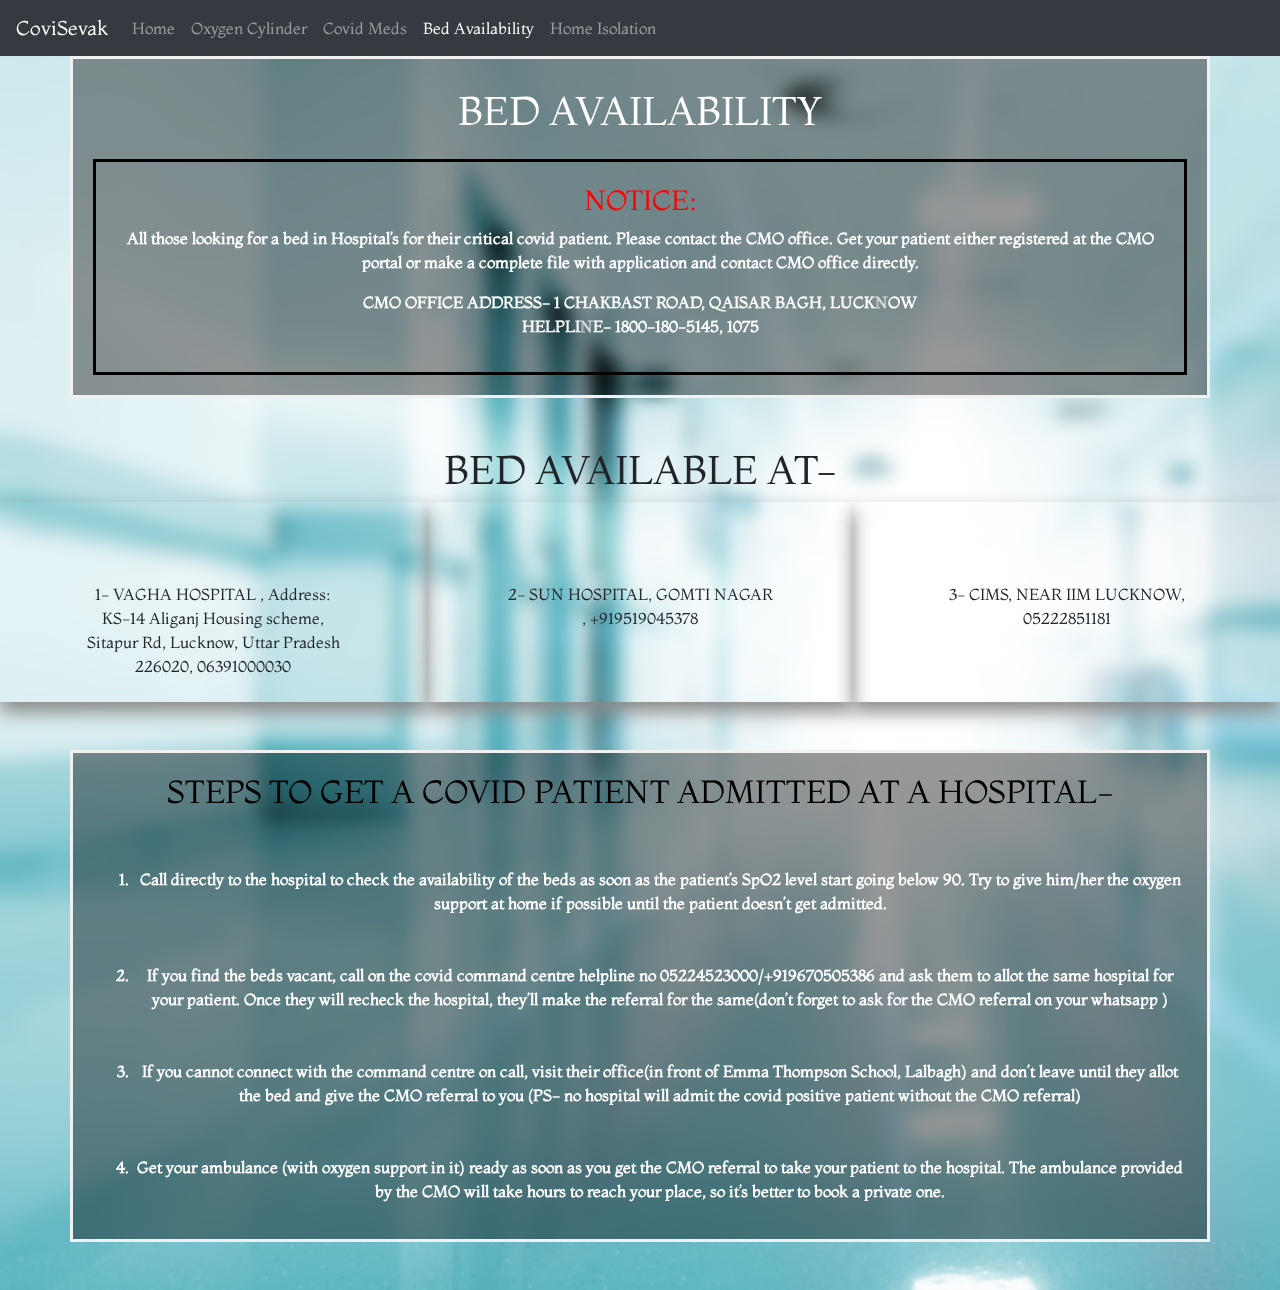
<file: bedavailability.html>
<!DOCTYPE html>
<html lang="en">
<head>
    <meta charset="UTF-8">
    <meta http-equiv="X-UA-Compatible" content="IE=edge">
    <meta name="viewport" content="width=device-width, initial-scale=1.0">
    <title>BED AVAILABILITY</title>
    <link rel="stylesheet" href="https://cdnjs.cloudflare.com/ajax/libs/font-awesome/5.14.0/css/all.min.css" integrity="sha512-1PKOgIY59xJ8Co8+NE6FZ+LOAZKjy+KY8iq0G4B3CyeY6wYHN3yt9PW0XpSriVlkMXe40PTKnXrLnZ9+fkDaog==" crossorigin="anonymous" />
    <link rel="stylesheet" href="bootstrap.css">
    <link rel="stylesheet" href="style1.css">
      <link href="assets/img/favicon.png" rel="icon">
  <link href="assets/img/apple-touch-icon.png" rel="apple-touch-icon">
</head>
<body>
    <nav class="navbar navbar-expand-lg navbar-dark bg-dark">
  <a class="navbar-brand" href="#">CoviSevak</a>
  <button class="navbar-toggler" type="button" data-toggle="collapse" data-target="#navbarSupportedContent" aria-controls="navbarSupportedContent" aria-expanded="false" aria-label="Toggle navigation">
    <span class="navbar-toggler-icon"></span>
  </button>

  <div class="collapse navbar-collapse" id="navbarSupportedContent">
    <ul class="navbar-nav mr-auto">
      <li class="nav-item">
        <a class="nav-link" href="https://covisevak.000webhostapp.com/#counts">Home <span class="sr-only">(current)</span></a>
      </li>
      <li class="nav-item">
        <a class="nav-link" href="https://covisevak.000webhostapp.com/Oxygen%20cylinder.html#">Oxygen Cylinder</a>
      </li>
            <li class="nav-item">
        <a class="nav-link" href="https://covisevak.000webhostapp.com/COVIDMED.html">Covid Meds</a>
      </li>
                  <li class="nav-item">
        <a class="nav-link active" href="https://covisevak.000webhostapp.com/bedavailability.html">Bed Availability</a>
      </li>
                        <li class="nav-item">
        <a class="nav-link" href="https://covisevak.000webhostapp.com/HomeIsolation.html">Home Isolation</a>
      </li>
    </ul>
  </div>
</nav>
    <div class="container">
        <h1 class="mt-2 mb-4">BED AVAILABILITY</h1>
        <div class="box">
        <h3 class="mt-1">NOTICE:</h3>
        <p>All those looking for a bed in Hospital’s for their critical covid patient. Please contact the CMO office. Get your patient either registered at the CMO portal or make a complete file with application and contact CMO office directly.</p>
        <p><span class="dark">CMO OFFICE ADDRESS-</span> 1 CHAKBAST ROAD, QAISAR BAGH, LUCKNOW<br>
            <span class="dark">HELPLINE- </span>1800-180-5145, 1075</p> 
    </div>
    </div>
    <h1 class="mt-5">BED AVAILABLE AT-</h1>
    <div class="parent">
    <div class="bed">
        <p>1-     VAGHA HOSPITAL , Address: KS-14 Aliganj Housing scheme, Sitapur Rd, Lucknow, Uttar Pradesh 226020,  06391000030</p>
    </div>
    <div class="bed">
        <p>2-     SUN HOSPITAL, GOMTI NAGAR , +919519045378</p>
    </div>
    <div class="bed">
        <p>3-     CIMS, NEAR IIM LUCKNOW, 05222851181</p>
    </div>
</div>
<div class="container1 mt-5 container mb-5">
    <h2 style="color:black";>STEPS TO GET A COVID PATIENT ADMITTED AT A HOSPITAL-</h2>
    <br><br>
    <ol>
        <li> Call directly to the hospital to check the availability of the beds as soon as the patient’s SpO2 level start going below 90. Try to give him/her the oxygen support at home if possible until the patient doesn’t get admitted.</li><br><br>
    <li> If you find the beds vacant, call on the covid command centre helpline no 05224523000/+919670505386 and ask them to allot the same hospital for your patient. Once they will recheck the hospital, they’ll make the referral for the same(don’t forget to ask for the CMO referral on your whatsapp )</li><br><br>
    <li>  If you cannot connect with the command centre on call, visit their office(in front of Emma Thompson School, Lalbagh) and don’t leave until they allot the bed and give the CMO referral to you (PS- no hospital will admit the covid positive patient without the CMO referral)</li><br><br>
    <li> Get your ambulance (with oxygen support in it) ready as soon as you get the CMO referral to take your patient to the hospital. The ambulance provided by the CMO will take hours to reach your place, so it’s better to book a private one.</li>

</ol>
    </div>
</body>
</html>
</file>
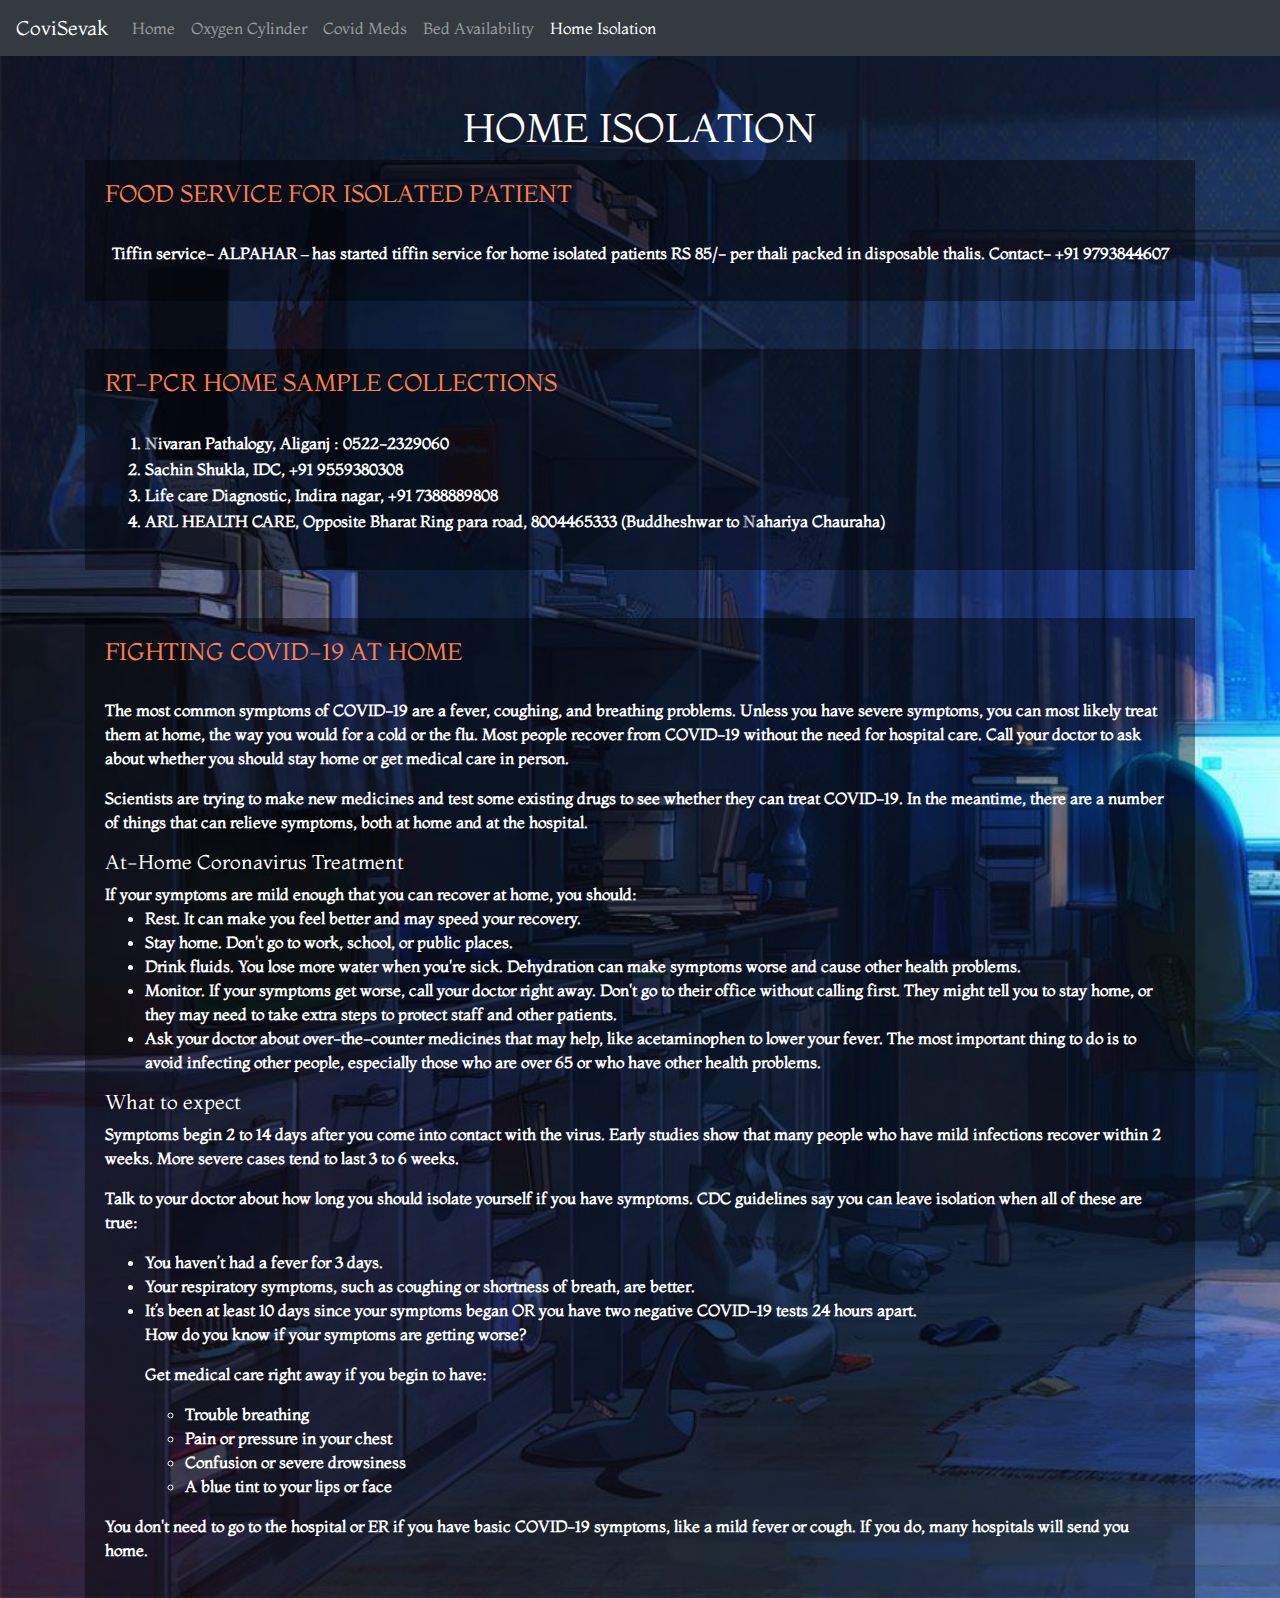
<file: HomeIsolation.html>
<!DOCTYPE html>
<html lang="en">
<head>
    <meta charset="UTF-8">
    <meta http-equiv="X-UA-Compatible" content="IE=edge">
    <meta name="viewport" content="width=device-width, initial-scale=1.0">
    <title>Home Isolation</title>
    <link rel="stylesheet" href="https://cdnjs.cloudflare.com/ajax/libs/font-awesome/5.14.0/css/all.min.css" integrity="sha512-1PKOgIY59xJ8Co8+NE6FZ+LOAZKjy+KY8iq0G4B3CyeY6wYHN3yt9PW0XpSriVlkMXe40PTKnXrLnZ9+fkDaog==" crossorigin="anonymous" />
    <link rel="stylesheet" href="bootstrap.css">
    <link rel="stylesheet" href="style2.css">
      <link href="assets/img/favicon.png" rel="icon">
  <link href="assets/img/apple-touch-icon.png" rel="apple-touch-icon">
</head>
<body>
    <nav class="navbar navbar-expand-lg navbar-dark bg-dark">
  <a class="navbar-brand" href="#">CoviSevak</a>
  <button class="navbar-toggler" type="button" data-toggle="collapse" data-target="#navbarSupportedContent" aria-controls="navbarSupportedContent" aria-expanded="false" aria-label="Toggle navigation">
    <span class="navbar-toggler-icon"></span>
  </button>

  <div class="collapse navbar-collapse" id="navbarSupportedContent">
    <ul class="navbar-nav mr-auto">
      <li class="nav-item">
        <a class="nav-link" href="https://covisevak.000webhostapp.com/#counts">Home <span class="sr-only">(current)</span></a>
      </li>
      <li class="nav-item">
        <a class="nav-link" href="https://covisevak.000webhostapp.com/Oxygen%20cylinder.html#">Oxygen Cylinder</a>
      </li>
            <li class="nav-item">
        <a class="nav-link" href="https://covisevak.000webhostapp.com/COVIDMED.html">Covid Meds</a>
      </li>
                  <li class="nav-item">
        <a class="nav-link" href="https://covisevak.000webhostapp.com/bedavailability.html">Bed Availability</a>
      </li>
                        <li class="nav-item">
        <a class="nav-link active" href="https://covisevak.000webhostapp.com/HomeIsolation.html">Home Isolation</a>
      </li>
    </ul>
  </div>
</nav>
    <div class="container mt-5">
        <h1>HOME ISOLATION</h1>
        <div class="container1">
        <h4 style="color:coral;text-align: left;">FOOD SERVICE FOR ISOLATED PATIENT</h4><br>
        <p>Tiffin service- ALPAHAR – has started tiffin service for home isolated patients RS 85/- per thali packed in disposable thalis. Contact- +91 9793844607</p> 
        </div>
        <div class="container1 mt-5">
            <h4 style="color:coral;text-align: left;">RT-PCR HOME SAMPLE COLLECTIONS</h4><br>
            <ol style="text-align:left;" class="gap">
                <li>Nivaran Pathalogy, Aliganj : 0522-2329060</li>
                <li>Sachin Shukla, IDC, +91 9559380308</li>
                <li>Life care Diagnostic, Indira nagar, +91 7388889808</li>
                <li>ARL HEALTH CARE, Opposite Bharat Ring para road, 8004465333 (Buddheshwar to Nahariya Chauraha)</li>
            </ol>
            </div>
            <div class="container1 mt-5 text-left">
                <h4 style="color:coral;text-align: left;">FIGHTING COVID-19 AT HOME</h4><br>
                <p>The most common symptoms of COVID-19 are a fever, coughing, and breathing problems. Unless you have severe symptoms, you can most likely treat them at home, the way you would for a cold or the flu. Most people recover from COVID-19 without the need for hospital care. Call your doctor to ask about whether you should stay home or get medical care in person.</p>
                <p>Scientists are trying to make new medicines and test some existing drugs to see whether they can treat COVID-19. In the meantime, there are a number of things that can relieve symptoms, both at home and at the hospital.</p>
                <h5>At-Home Coronavirus Treatment</h5>
                <div>If your symptoms are mild enough that you can recover at home, you should:</div>
                <ul>
                    <li>Rest. It can make you feel better and may speed your recovery.</li>
                    <li>Stay home. Don't go to work, school, or public places.</li>
                    <li>Drink fluids. You lose more water when you're sick. Dehydration can make symptoms worse and cause other health problems.</li>
                    <li>Monitor. If your symptoms get worse, call your doctor right away. Don't go to their office without calling first. They might tell you to stay home, or they may need to take extra steps to protect staff and other patients.</li>
                    <li>Ask your doctor about over-the-counter medicines that may help, like acetaminophen to lower your fever.
                        The most important thing to do is to avoid infecting other people, especially those who are over 65 or who have other health problems.</li>
                </ul>
                <h5>What to expect</h5>
                <p>Symptoms begin 2 to 14 days after you come into contact with the virus. Early studies show that many people who have mild infections recover within 2 weeks. More severe cases tend to last 3 to 6 weeks.</p>
                <p>Talk to your doctor about how long you should isolate yourself if you have symptoms. CDC guidelines say you can leave isolation when all of these are true:</p>
                <ul>
                    <li>You haven’t had a fever for 3 days.</li>
                    <li>Your respiratory symptoms, such as coughing or shortness of breath, are better.</li>
                    <li>It’s been at least 10 days since your symptoms began OR you have two negative COVID-19 tests 24 hours apart.</li>
                    <p>How do you know if your symptoms are getting worse?</p>
                    <p>Get medical care right away if you begin to have:</p>
                    <ul>
                        <li>Trouble breathing</li>
                        <li>Pain or pressure in your chest</li>
                        <li>Confusion or severe drowsiness</li>
                        <li>A blue tint to your lips or face</li>
                    </ul>
                </ul>
                <p>You don't need to go to the hospital or ER if you have basic COVID-19 symptoms, like a mild fever or cough. If you do, many hospitals will send you home.</p>
                </div>
    </div>
    
</body>
</html>
</file>
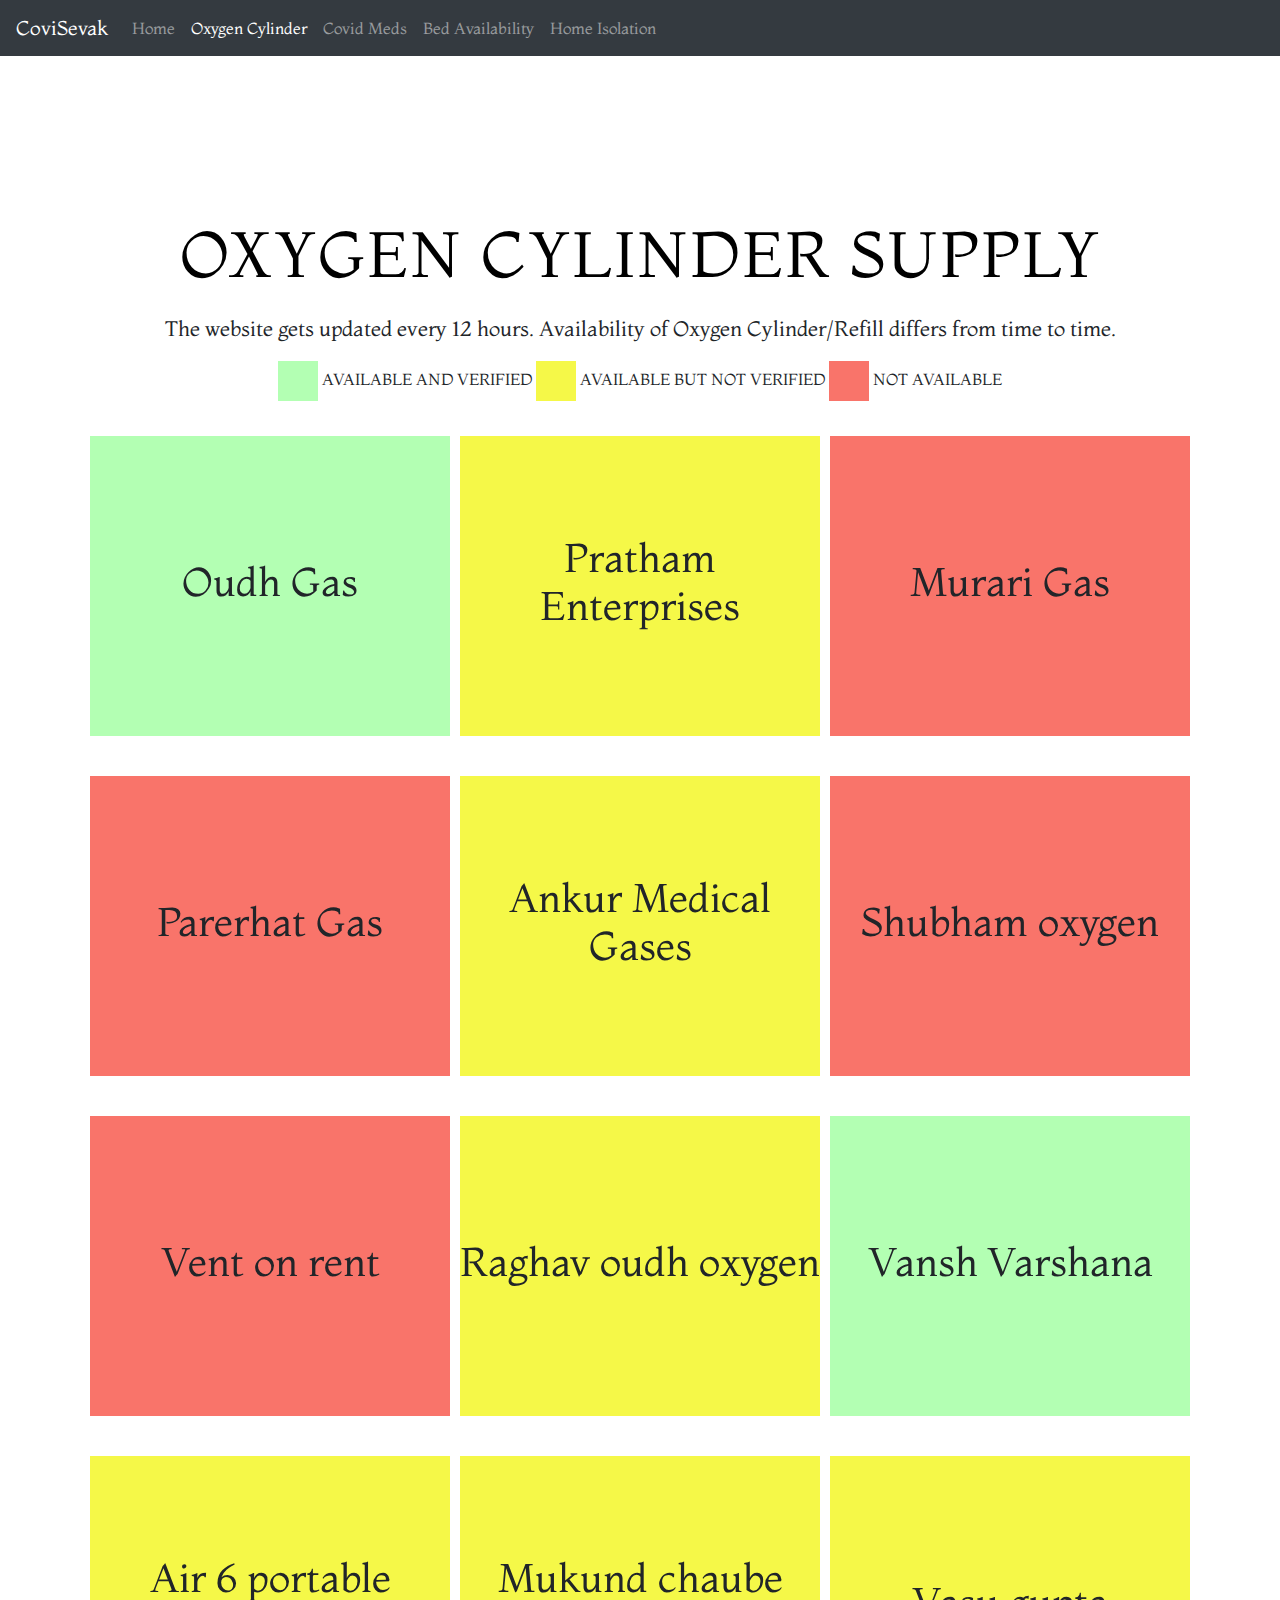
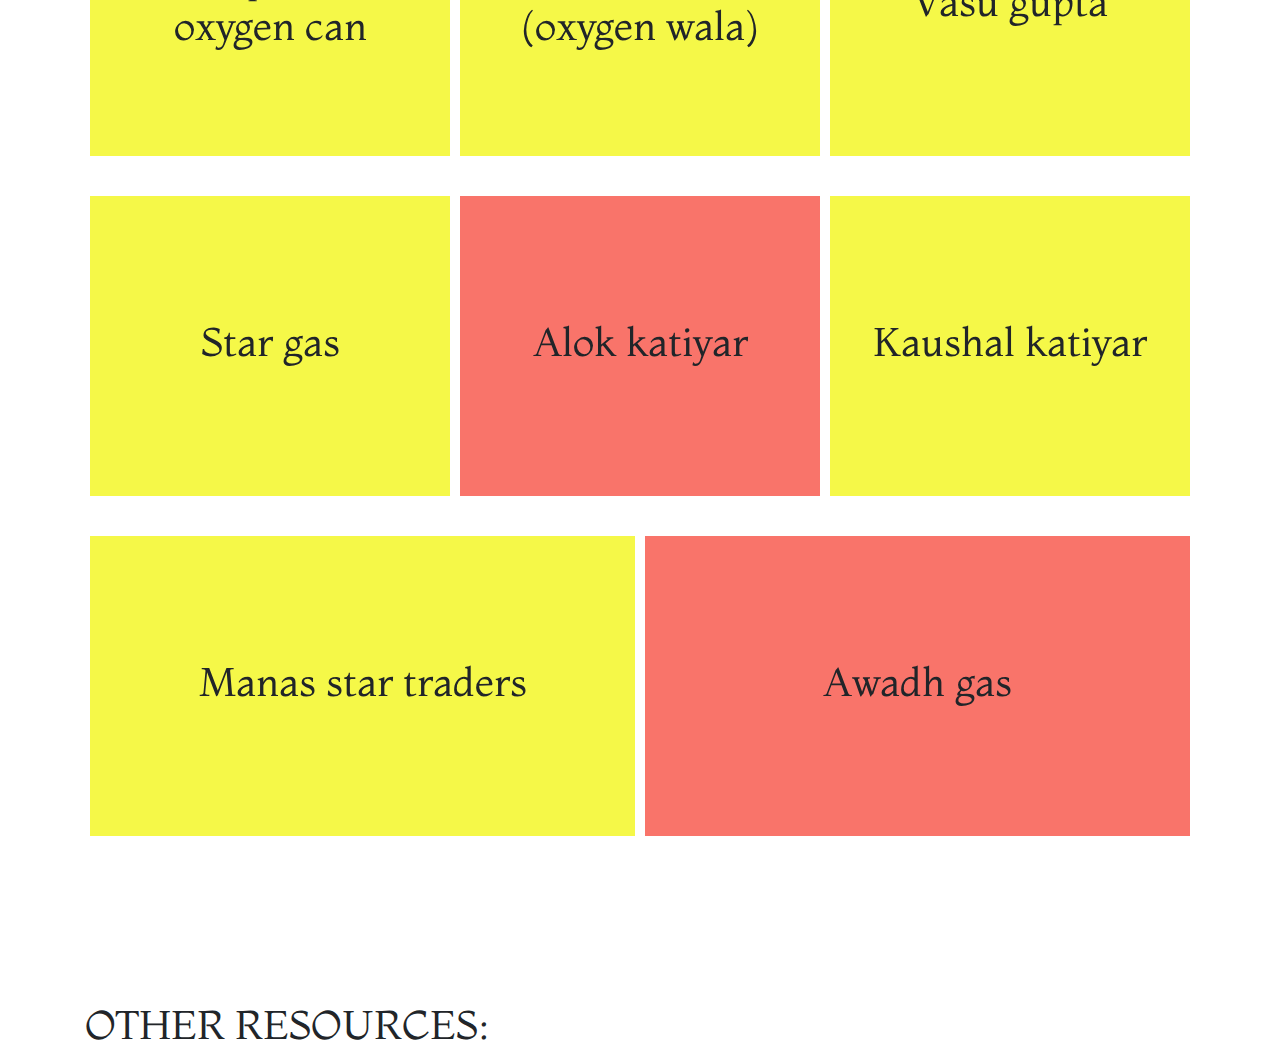
<file: Oxygen cylinder.html>
<!DOCTYPE html>
<html lang="en">
<head>
  <meta charset="UTF-8">
  <meta http-equiv="X-UA-Compatible" content="IE=edge">
  <meta name="viewport" content="width=device-width, initial-scale=1.0">
  <title>OXYGEN CYLINDER</title>
  <link rel="stylesheet" href="https://cdnjs.cloudflare.com/ajax/libs/font-awesome/5.14.0/css/all.min.css" integrity="sha512-1PKOgIY59xJ8Co8+NE6FZ+LOAZKjy+KY8iq0G4B3CyeY6wYHN3yt9PW0XpSriVlkMXe40PTKnXrLnZ9+fkDaog==" crossorigin="anonymous" />
  <link rel="stylesheet" href="bootstrap.css">
  <link rel="stylesheet" href="style.css">
    <link href="assets/img/favicon.png" rel="icon">
  <link href="assets/img/apple-touch-icon.png" rel="apple-touch-icon">
  <script>
  alert("LUCKNOW IS CURRENTLY OUT OF OXYGEN SUPPLY. TO BE UPDATED HERE WHEN AVAILABLE");
  </script>
</head>
<body>
<nav class="navbar navbar-expand-lg navbar-dark bg-dark">
  <a class="navbar-brand" href="#">CoviSevak</a>
  <button class="navbar-toggler" type="button" data-toggle="collapse" data-target="#navbarSupportedContent" aria-controls="navbarSupportedContent" aria-expanded="false" aria-label="Toggle navigation">
    <span class="navbar-toggler-icon"></span>
  </button>

  <div class="collapse navbar-collapse" id="navbarSupportedContent">
    <ul class="navbar-nav mr-auto">
      <li class="nav-item">
        <a class="nav-link" href="https://covisevak.000webhostapp.com/#counts">Home <span class="sr-only">(current)</span></a>
      </li>
      <li class="nav-item">
        <a class="nav-link active" href="https://covisevak.000webhostapp.com/Oxygen%20cylinder.html#">Oxygen Cylinder</a>
      </li>
            <li class="nav-item">
        <a class="nav-link" href="https://covisevak.000webhostapp.com/COVIDMED.html">Covid Meds</a>
      </li>
                  <li class="nav-item">
        <a class="nav-link" href="https://covisevak.000webhostapp.com/bedavailability.html">Bed Availability</a>
      </li>
                        <li class="nav-item">
        <a class="nav-link" href="https://covisevak.000webhostapp.com/HomeIsolation.html">Home Isolation</a>
      </li>
    </ul>
  </div>
</nav>
<div class="container">

     <!-- Service Section -->
     <section id="services" class="services container">
      <div class="services-header">
          <h1 class="services-header-heading">OXYGEN CYLINDER SUPPLY</h1>
          
          <p class="services-header-desc">The website gets updated every 12 hours. Availability of Oxygen Cylinder/Refill differs from time to time. </p>
          <svg width="40" height="40">
            <rect x="0" y="0" width="40" height="40" style="fill:rgba(2, 255, 2, 0.301)"></rect>
          </svg>
          <span>AVAILABLE AND VERIFIED</span>
          <svg width="40" height="40">
            <rect x="0" y="0" width="40" height="40" style="fill:rgba(243, 247, 41, 0.856)"></rect>
          </svg>
          <span>AVAILABLE BUT NOT VERIFIED</span>
          <svg width="40" height="40">
            <rect x="0" y="0" width="40" height="40" style="fill:rgba(247, 70, 57, 0.753)"></rect>
          </svg>
          <span>NOT AVAILABLE</span>
        </div>
     
      <div class="service-col">
      <div class="services-info">
          <div class="service">
              <div class="service-card">
              <div class="service-front">
                  <!-- <i class="fa fa-palette"></i> -->
                  <h1 class="service-font-heading">Oudh Gas</h1>
              </div>
                  <div class="service-back">
                  <h1 class="service-back-heading">verified <i class="fas fa-check-square"></i></h1>
                  <p class="service-back-desc">257 Aishbagh Road, Lucknow      9335710259</p>
                 </div>
             </div>
          </div>
          <div class="service">
             <div class="service-card">
             <div class="service-fronts">
                 <!-- <i class="fa fa-laptop-code"></i> -->
                 <h1 class="service-font-heading">Pratham Enterprises</h1>
             </div>
                 <div class="service-backs">
                 <!-- <h1 class="service-back-heading">Front End Dev</h1> -->
                 <p class="service-back-desc">Nishatganj               7235807158</p>
                </div>
                </div>
         </div>
         <div class="service">
             <div class="service-card">
             <div class="service-frontss">
                 <!-- <i class="fa fa-building"></i> -->
                 <h1 class="service-font-heading">Murari Gas</h1>
             </div>
                 <div class="service-backss">
                 <!-- <h1 class="service-back-heading">Branding</h1> -->
                 <p class="service-back-desc">Nadarganj              7311122386</p>
                </div>
             </div>
         </div>
      </div>
      <div class="services-info">
        <div class="service">
            <div class="service-card">
            <div class="service-frontss">
                <!-- <i class="fa fa-palette"></i> -->
                <h1 class="service-font-heading">Parerhat Gas</h1>
            </div>
                <div class="service-backss">
                <!-- <h1 class="service-back-heading">verified <i class="fas fa-check-square"></i></h1> -->
                <p class="service-back-desc">Sarojini Nagar        9936232900</p>
               </div>
           </div>
        </div>
        <div class="service">
           <div class="service-card">
           <div class="service-fronts">
               <!-- <i class="fa fa-laptop-code"></i> -->
               <h1 class="service-font-heading">Ankur Medical Gases</h1>
           </div>
               <div class="service-backs">
               <!-- <h1 class="service-back-heading">Front End Dev</h1> -->
               <p class="service-back-desc"> (Sandeep Prajapati)            7755844999/9839226406</p>
              </div>
              </div>
       </div>
       <div class="service">
           <div class="service-card">
           <div class="service-frontss">
               <!-- <i class="fa fa-building"></i> -->
               <h1 class="service-font-heading"> Shubham oxygen </h1>
           </div>
               <div class="service-backss">
               <!-- <h1 class="service-back-heading">Branding</h1> -->
               <p class="service-back-desc">94155484996</p>
              </div>
           </div>
       </div>
    </div>
    <div class="services-info">
      <div class="service">
          <div class="service-card">
          <div class="service-frontss">
              <!-- <i class="fa fa-palette"></i> -->
              <h1 class="service-font-heading">Vent on rent</h1>
          </div>
              <div class="service-backss">
              <!-- <h1 class="service-back-heading">verified <i class="fas fa-check-square"></i></h1> -->
              <p class="service-back-desc">7080806920</p>
             </div>
         </div>
      </div>
      <div class="service">
         <div class="service-card">
         <div class="service-fronts">
             <!-- <i class="fa fa-laptop-code"></i> -->
             <h1 class="service-font-heading">Raghav oudh oxygen</h1>
         </div>
             <div class="service-backs">
             <!-- <h1 class="service-back-heading">Front End Dev</h1> -->
             <p class="service-back-desc">9616661656</p>
            </div>
            </div>
     </div>
     <div class="service">
         <div class="service-card">
         <div class="service-front">
             <!-- <i class="fa fa-building"></i> -->
             <h1 class="service-font-heading">Vansh Varshana  </h1>
         </div>
             <div class="service-back">
              <h1 class="service-back-heading">verified <i class="fas fa-check-square"></i></h1>
             <p class="service-back-desc">9161914332</p>
            </div>
         </div>
     </div>
  </div>
  <div class="services-info">
    <div class="service">
        <div class="service-card">
        <div class="service-fronts">
            <!-- <i class="fa fa-palette"></i> -->
            <h1 class="service-font-heading">Air 6 portable oxygen can</h1>
        </div>
            <div class="service-backs">
            <!-- <h1 class="service-back-heading">verified <i class="fas fa-check-square"></i></h1> -->
            <p class="service-back-desc">8090390300</p>
           </div>
       </div>
    </div>
    <div class="service">
       <div class="service-card">
       <div class="service-fronts">
           <!-- <i class="fa fa-laptop-code"></i> -->
           <h1 class="service-font-heading">Mukund chaube (oxygen wala)</h1>
       </div>
           <div class="service-backs">
           <!-- <h1 class="service-back-heading">Front End Dev</h1> -->
           <p class="service-back-desc">8935090720</p>
          </div>
          </div>
   </div>
   <div class="service">
       <div class="service-card">
       <div class="service-fronts">
           <!-- <i class="fa fa-building"></i> -->
           <h1 class="service-font-heading"> Vasu gupta</h1>
       </div>
           <div class="service-backs">
           <!-- <h1 class="service-back-heading">Branding</h1> -->
           <p class="service-back-desc">9044430691</p>
          </div>
       </div>
   </div>
</div>
<div class="services-info">
  <div class="service">
      <div class="service-card">
      <div class="service-fronts">
          <!-- <i class="fa fa-palette"></i> -->
          <h1 class="service-font-heading">Star gas</h1>
      </div>
          <div class="service-backs">
          <!-- <h1 class="service-back-heading">verified <i class="fas fa-check-square"></i></h1> -->
          <p class="service-back-desc"> manoj sharma , chowk 9935580628</p>
         </div>
     </div>
  </div>
  <div class="service">
     <div class="service-card">
     <div class="service-frontss">
         <!-- <i class="fa fa-laptop-code"></i> -->
         <h1 class="service-font-heading">Alok katiyar</h1>
     </div>
         <div class="service-backss">
         <!-- <h1 class="service-back-heading">Front End Dev</h1> -->
         <p class="service-back-desc">7408290732</p>
        </div>
        </div>
 </div>
 <div class="service">
     <div class="service-card">
     <div class="service-fronts">
         <!-- <i class="fa fa-building"></i> -->
         <h1 class="service-font-heading">Kaushal katiyar</h1>
     </div>
         <div class="service-backs">
         <!-- <h1 class="service-back-heading">Branding</h1> -->
         <p class="service-back-desc">9919192260</p>
        </div>
     </div>
 </div>
</div>
<div class="services-info">
  <div class="service">
      <div class="service-card">
      <div class="service-fronts">
          <!-- <i class="fa fa-palette"></i> -->
          <h1 class="service-font-heading">Manas star traders</h1>
      </div>
          <div class="service-backs">
          <!-- <h1 class="service-back-heading">verified <i class="fas fa-check-square"></i></h1> -->
          <p class="service-back-desc"> near chappan bhog in sadar                7755888134</p>
         </div>
     </div>
  </div>
  <div class="service">
     <div class="service-card">
     <div class="service-frontss">
         <!-- <i class="fa fa-laptop-code"></i> -->
         <h1 class="service-font-heading">Awadh gas</h1>
     </div>
         <div class="service-backss">
         <!-- <h1 class="service-back-heading">Front End Dev</h1> -->
         <p class="service-back-desc">7947274221/9335710295</p>
        </div>
        </div>
 </div>
</div>
    </div>
  </section>
    <h1>OTHER RESOURCES:</h1>
  <!-- End Service Section -->
  <!-- <i class="fa fa-check" aria-hidden="true"></i> -->
</div>
</body>
</html>
</file>
<file: style1.css>
@import url('https://fonts.googleapis.com/css2?family=Montaga&display=swap');
*{
    font-family:'Montaga';
}
h1{
    text-align: center; 
}
.box h3{
    color:red;  
}
.box{
    border:3px solid black;
    padding:18px;
}
body{
    background-image: url(1282794.jpg);
    background-repeat:no-repeat;
    background-size:cover;
    backdrop-filter: blur(9px);
}
img{
    filter:blur(5px);
}
.container{
    z-index: 2;
    background-color: rgba(0,0,0, 0.4); 
    color: white;
    font-weight: bold;
    border: 3px solid #f1f1f1;
    width: 100%;
    padding: 20px;
    text-align: center;
}
.container1{
    z-index: 2;
    background-color: rgba(0,0,0, 0.4); 
    color: white;
    font-weight: bold;
    border: 3px solid #f1f1f1;
    width: 100%;
    padding: 20px;
    text-align: center;
}
/* .container1{
    background-color: rgb(0,0,0); 
    background-color: rgba(0,0,0, 0.4); 
    color: white;
    font-weight: bold;
    border: 3px solid #f1f1f1;
    position: absolute;
    top: 50%;
    left: 50%;
    transform: translate(-50%, -50%);
    z-index: 2;
    width: 80%;
    padding: 20px;
    text-align: center;
  }*/
  .bed{
    padding: 10px;
    box-shadow: 0px 10px 18px #888888;
    text-align: center;
    width:500px;
    margin: auto;
    padding:80px;
    height:200px;
  }
  .parent{
      display:flex;
      flex-direction:row;
  }
</file>
<file: style2.css>
@import url('https://fonts.googleapis.com/css2?family=Montaga&display=swap');
*{
    font-family:'Montaga';
}
body{
    background-image:url(785492.jpg);
    background-repeat: no-repeat;
    background-size:cover;
    color:white;
}
.container h1{
    text-align: center;
}
.container1{
    z-index: 2;
    background-color: rgba(0,0,0, 0.4); 
    color: white;
    font-weight: bold;
    /* border: 3px solid #f1f1f1; */
    width: 100%;
    padding: 20px;
    text-align: center;
}
.gap{
    line-height: 26px;
}
</file>
<file: style.css>
@import url('https://fonts.googleapis.com/css2?family=Montaga&display=swap');
*{
    font-family:'Montaga';
}
/*--------------------------------------------------------------

/*Service Section*/
.services{
    flex-direction: column;
    min-height: 60vh;
    padding: 10rem 0rem;
}
.services .services-header{
    width: 100%;
    text-align: center;
}
.service-col{
    display:flex;
    flex-direction:column;
}
.services .services-header .services-header-heading{
    font-size: 4rem;
    text-transform: uppercase;
    letter-spacing: 2px;
    color: black;
}
.services .services-header .services-header-desc{
    font-size: 1.3rem;
    line-height: 2rem;
    margin-top: 20px;
}
.services .services-info{
    display: flex;
    margin-top: 30px;
    align-items: center;
    justify-content: center;
    width: 100%;
    flex-direction: row;
}
.services .services-info .service{
    width: 50%;
    min-height: 300px;
    position: relative;
    transition: .3s ease transform;
    margin: 5px;
}
.services .services-info .service .service-card{
    position: absolute;
    height: 100%;
    width: 100%;
    transform-style:preserve-3d;
    transition: .3s ease transform;
    display: inline-block;
}
.services .services-info .service .service-card .service-front,
.services .services-info .service .service-card .service-back{
    position: absolute;
    left: 0;
    top: 0;
    height: 100%;
    width: 100%;
    backface-visibility: hidden;
    display: flex;
    flex-direction: column;
    align-items: center;
    justify-content: center;
    background-color: rgba(2, 255, 2, 0.301);
    text-align: center;
}
.services .services-info .service .service-card .service-fronts,
.services .services-info .service .service-card .service-backs{
    position: absolute;
    left: 0;
    top: 0;
    height: 100%;
    width: 100%;
    backface-visibility: hidden;
    display: flex;
    flex-direction: column;
    align-items: center;
    justify-content: center;
    background-color: rgba(243, 247, 41, 0.856);
    text-align: center;
}
.services .services-info .service .service-card .service-frontss,
.services .services-info .service .service-card .service-backss{
    position: absolute;
    left: 0;
    top: 0;
    height: 100%;
    width: 100%;
    backface-visibility: hidden;
    display: flex;
    flex-direction: column;
    align-items: center;
    justify-content: center;
    background-color: rgba(247, 70, 57, 0.753);
    text-align: center;
}
.services .services-info .service .service-card .service-back{
    transform: rotateY(180deg);
}
 .services .services-info .service .service-card .service-front i{
    font-size: 4rem;
    color: black;
    margin-bottom: 10px;
}
.services .services-info .service .service-card .service-backs{
    transform: rotateY(180deg);
}
 .services .services-info .service .service-card .service-fronts i{
    font-size: 4rem;
    color: black;
    margin-bottom: 10px;
}
.services .services-info .service .service-card .service-backss{
    transform: rotateY(180deg);
}
 .services .services-info .service .service-card .service-frontss i{
    font-size: 4rem;
    color: black;
    margin-bottom: 10px;
}
.services .services-info .service .service-card .service-front .service-front-heading,
    .services .services-info .service .service-card .service-back .service-back-heading{
    font-size: 2.5rem;
    text-transform: capitalize;
}
.services .services-info .service:hover .service-card{
    transform: rotateY(180deg);
} 
.services .services-info .service .service-card .service-back .service-back-desc{
    font-size: 1.3rem;
    margin-top: 10px;
    text-align: center;
}
.services .services-info .service:nth-child(2) .service-card .service-front{
    background-image: url(img-2.jpg);
    background-size: cover;
    position: relative;
    color:white;
}
.services .services-info .service:nth-child(2) .service-card .service-front::after{
content:'';
position: absolute;
left: 0;
top: 0;
height: 100%;
width: 100%;
background-color: rgba(0,0,0,0.274);
z-index: -1;
}
.services .services-info .service:nth-child(2) .service-card .service-front i{
    color: white;
} 
/*Service Section*/
@media only screen and (max-width:750px){
    .services .services-info{
        display: flex;
        margin-top: 30px;
        align-items: center;
        justify-content: center;
        width: 100%;
        flex-direction: column;
    }
}
</file>
